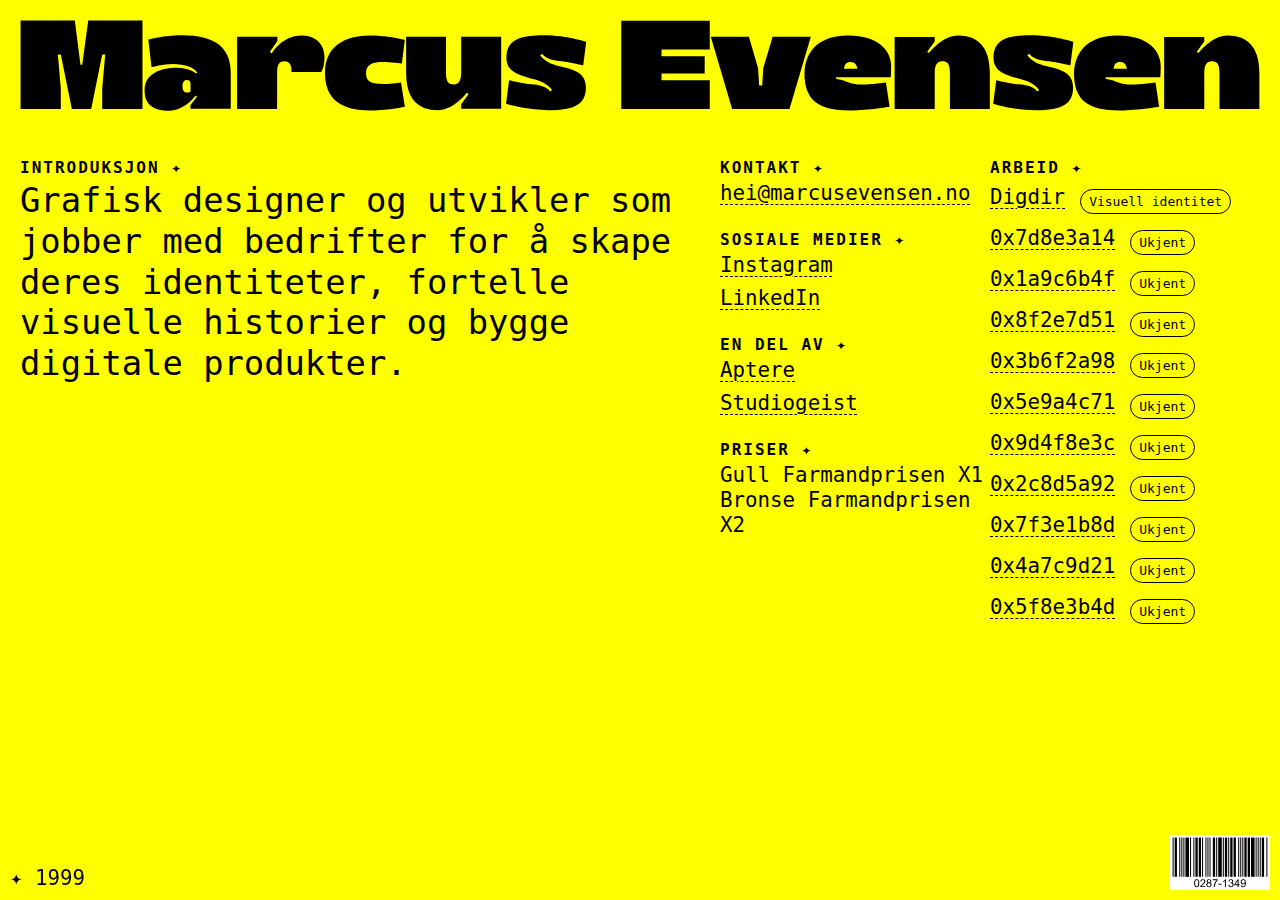
<file: Old/index.html>
<!DOCTYPE html>
<html lang="en">

<head>
    <meta charset="UTF-8">
    <meta name="viewport" content="width=device-width, initial-scale=1.0">
    <title>MARCUS ✦ EVENSEN</title>
    <link rel="stylesheet" href="styles.css">
    <link rel="apple-touch-icon" sizes="180x180" href="apple-touch-icon.png">
    <link rel="icon" type="image/png" sizes="32x32" href="favicon-32x32.png">
    <link rel="icon" type="image/png" sizes="16x16" href="favicon-16x16.png">
    <link rel="manifest" href="site.webmanifest">
</head>

<body>
    <div class="logo-wrapper fade-in-left">
        <a href="https://marcusevensen.no/"></a><img src="assets/Marcus Evensen.svg" alt="Marcus Evensen Logo"></a>
    </div>
    <div class="container">

        <div class="column intro-column fade-in-right">
            <h2>Introduksjon ✦</h2>
            <p class="bio">Grafisk designer og utvikler som jobber med bedrifter for å skape deres
                identiteter, fortelle visuelle historier og bygge digitale produkter.</p>
        </div>
        <div class="column fade-in-right">
            <h2>Kontakt ✦</h2>
            <p><a href="mailto:hei@marcusevensen.no">hei@marcusevensen.no</a></p>
            <h2>SOSIALE MEDIER ✦</h2>
            <p><a href="https://www.instagram.com/marcusaevensen">Instagram</a></p>
            <p><a href="https://www.linkedin.com/in/marcusevensen/">LinkedIn</a></p>
            <h2>EN DEL AV ✦</h2>
            <p><a href="https://aptere.no/">Aptere</a></p>
            <p><a href="https://studiogeist.no/">Studiogeist</a></p>
            <h2>Priser ✦</h2>
            <p>Gull Farmandprisen X1<br>
                Bronse Farmandprisen X2</p>
        </div>

        <div class="column fade-in-right">
            <h2>Arbeid ✦</h2>
            <div class="project">
                <p><a href="/digdir">Digdir</a></p>
                <div class="category">Visuell identitet</div>
            </div>
            <div class="project">
                <p><a href="/">0x7d8e3a14</a></p>
                <div class="category">Ukjent</div>
            </div>
            <div class="project">
                <p><a href="/">0x1a9c6b4f</a></p>
                <div class="category">Ukjent</div>
            </div>
            <div class="project">
                <p><a href="/">0x8f2e7d51</a></p>
                <div class="category">Ukjent</div>
            </div>
            <div class="project">
                <p><a href="/">0x3b6f2a98</a></p>
                <div class="category">Ukjent</div>
            </div>
            <div class="project">
                <p><a href="/">0x5e9a4c71</a></p>
                <div class="category">Ukjent</div>
            </div>
            <div class="project">
                <p><a href="/">0x9d4f8e3c</a></p>
                <div class="category">Ukjent</div>
            </div>
            <div class="project">
                <p><a href="/">0x2c8d5a92</a></p>
                <div class="category">Ukjent</div>
            </div>
            <div class="project">
                <p><a href="/">0x7f3e1b8d</a></p>
                <div class="category">Ukjent</div>
            </div>
            <div class="project">
                <p><a href="/">0x4a7c9d21</a></p>
                <div class="category">Ukjent</div>
            </div>
            <div class="project">
                <p><a href="/">0x5f8e3b4d</a></p>
                <div class="category">Ukjent</div>
            </div>


        </div>
    </div>
    <div class="barcode">
        <img src="assets/BARCODE.svg">
    </div>
    <div class="footer fade-in-left">
        <span>✦ 1999</span>
    </div>
</body>

</html>
</file>
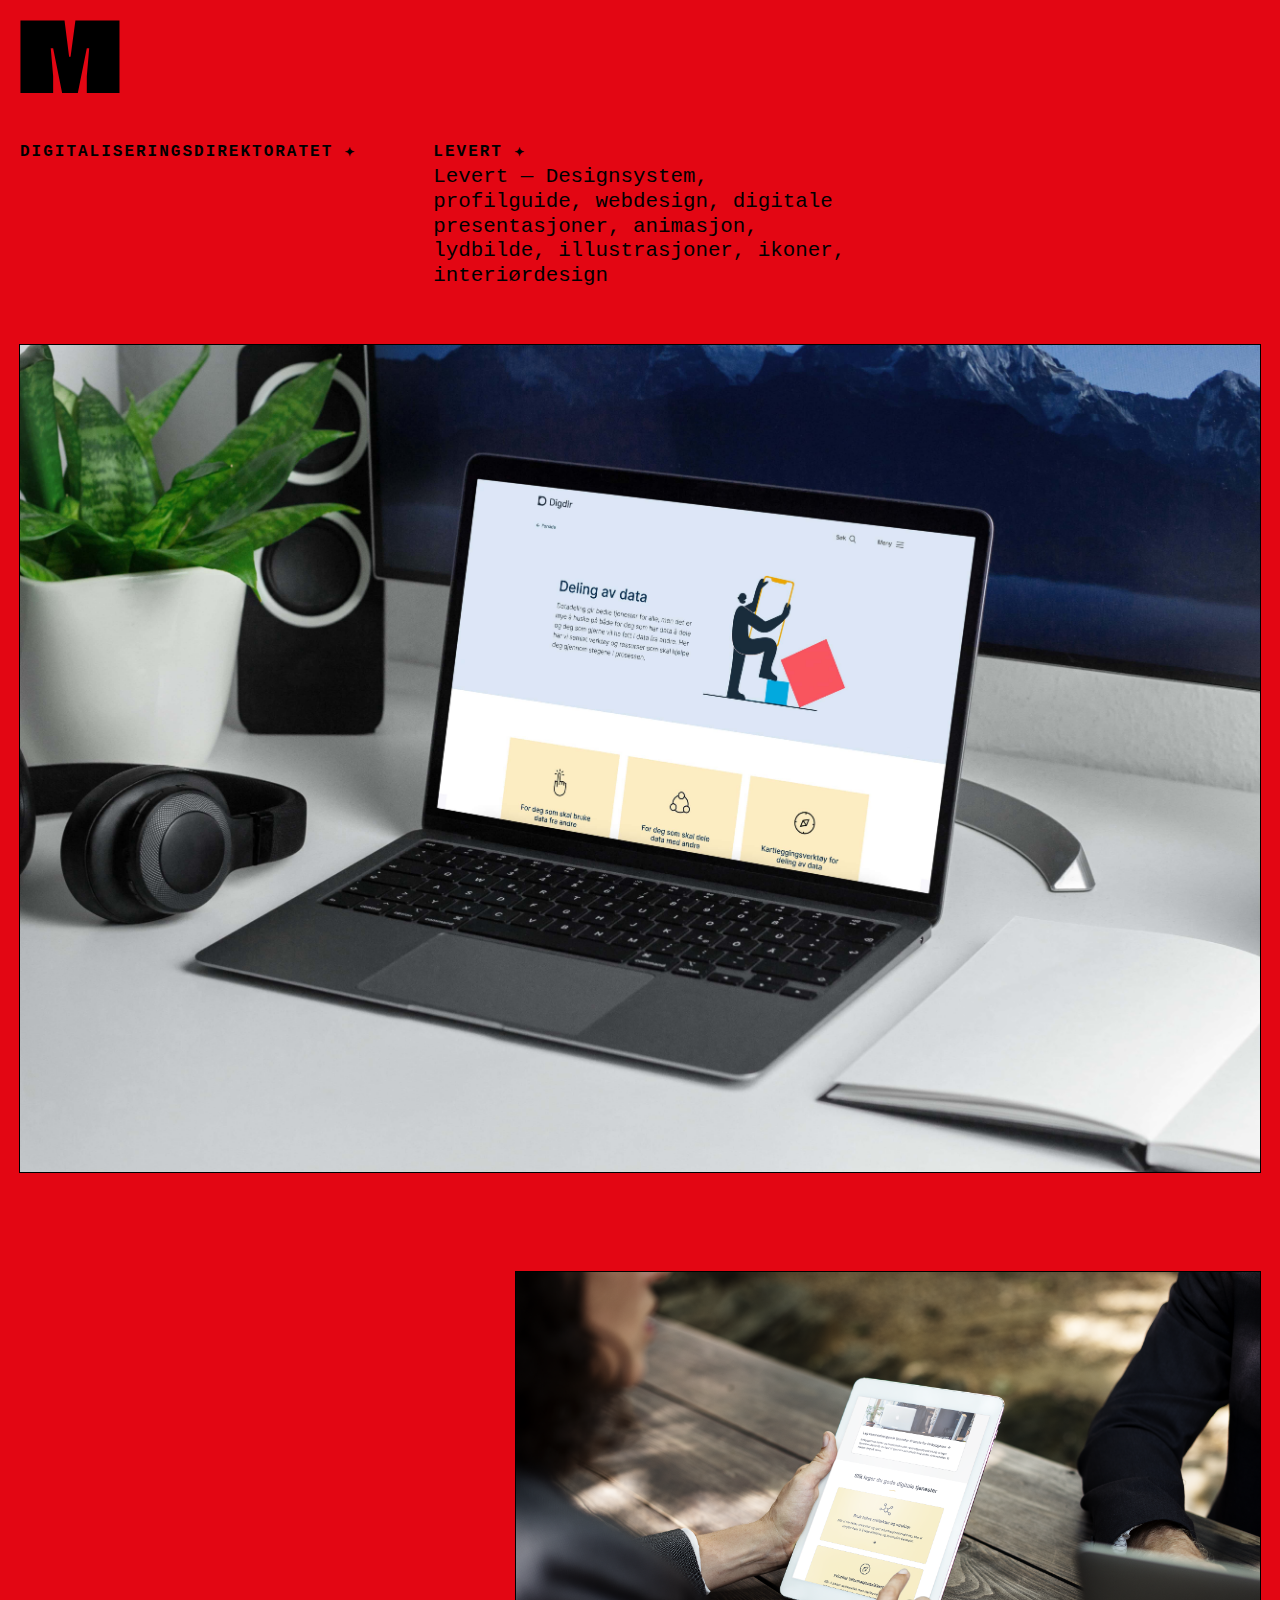
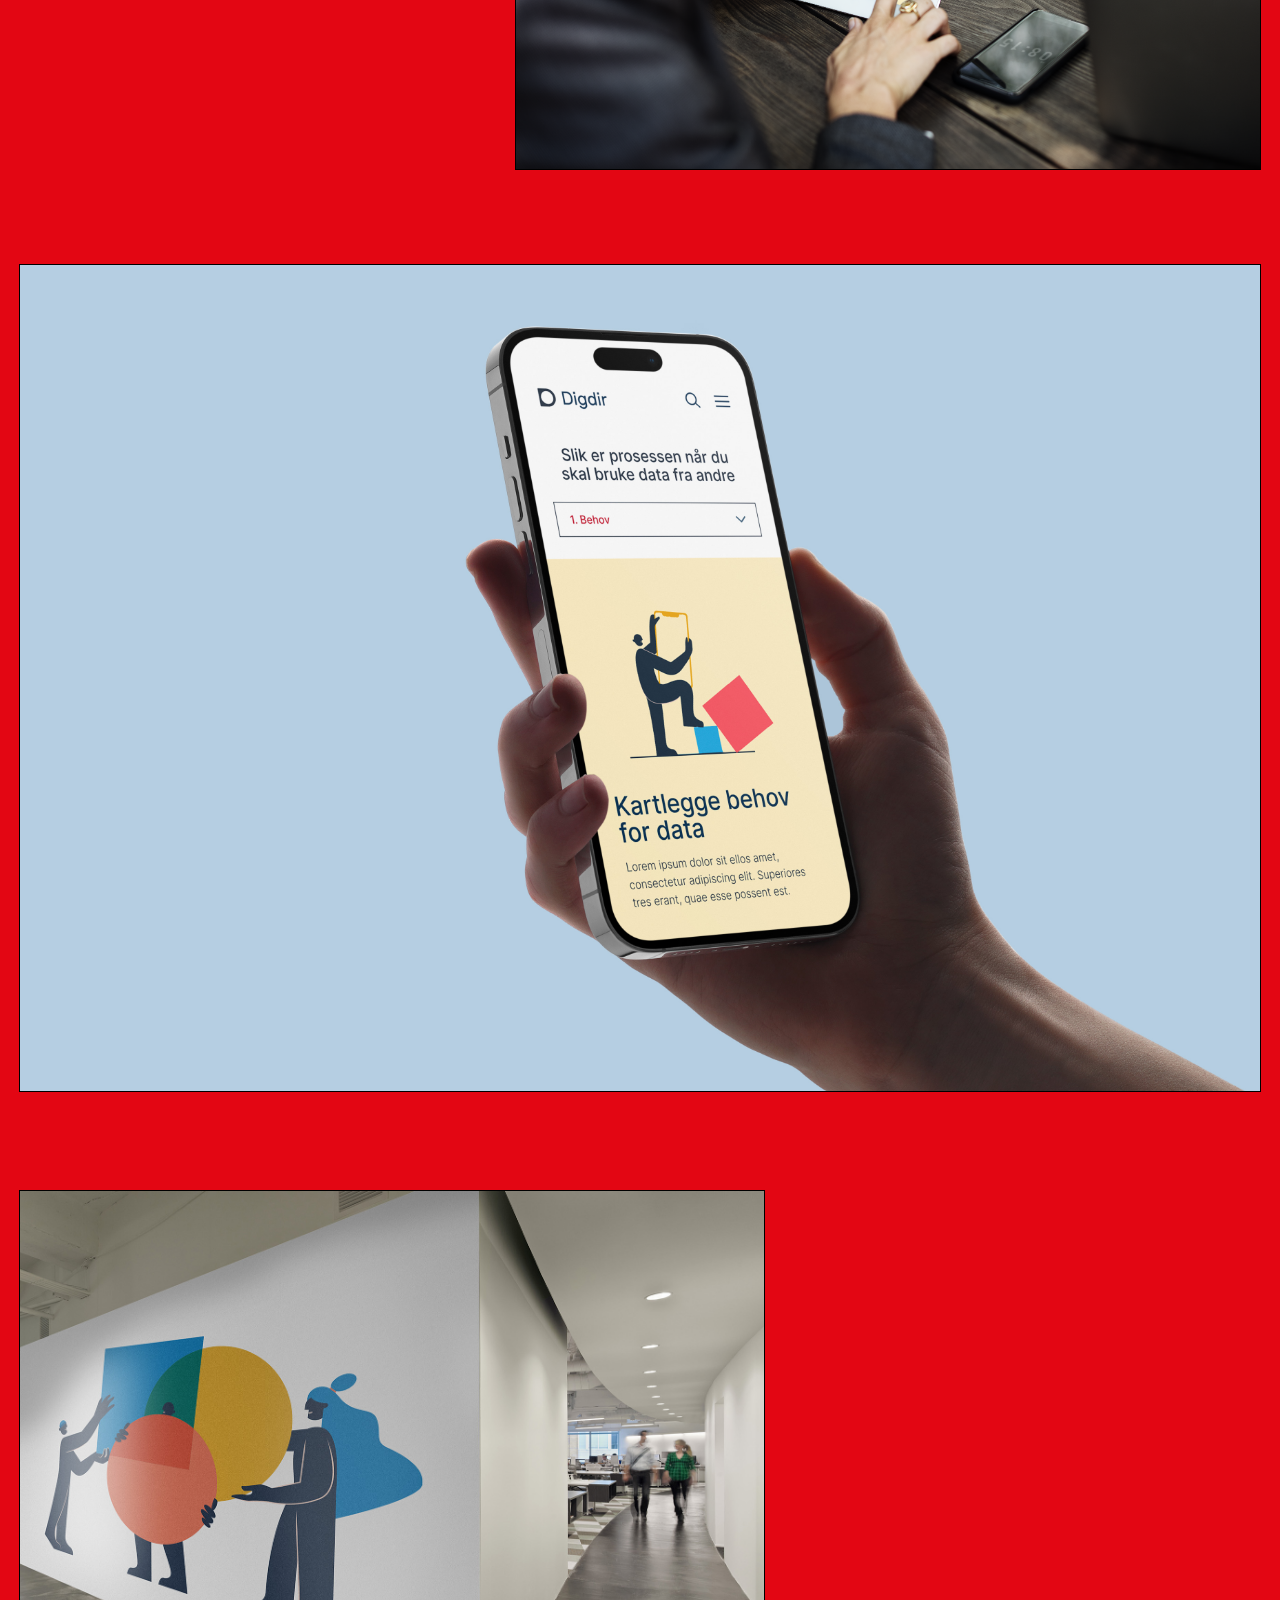
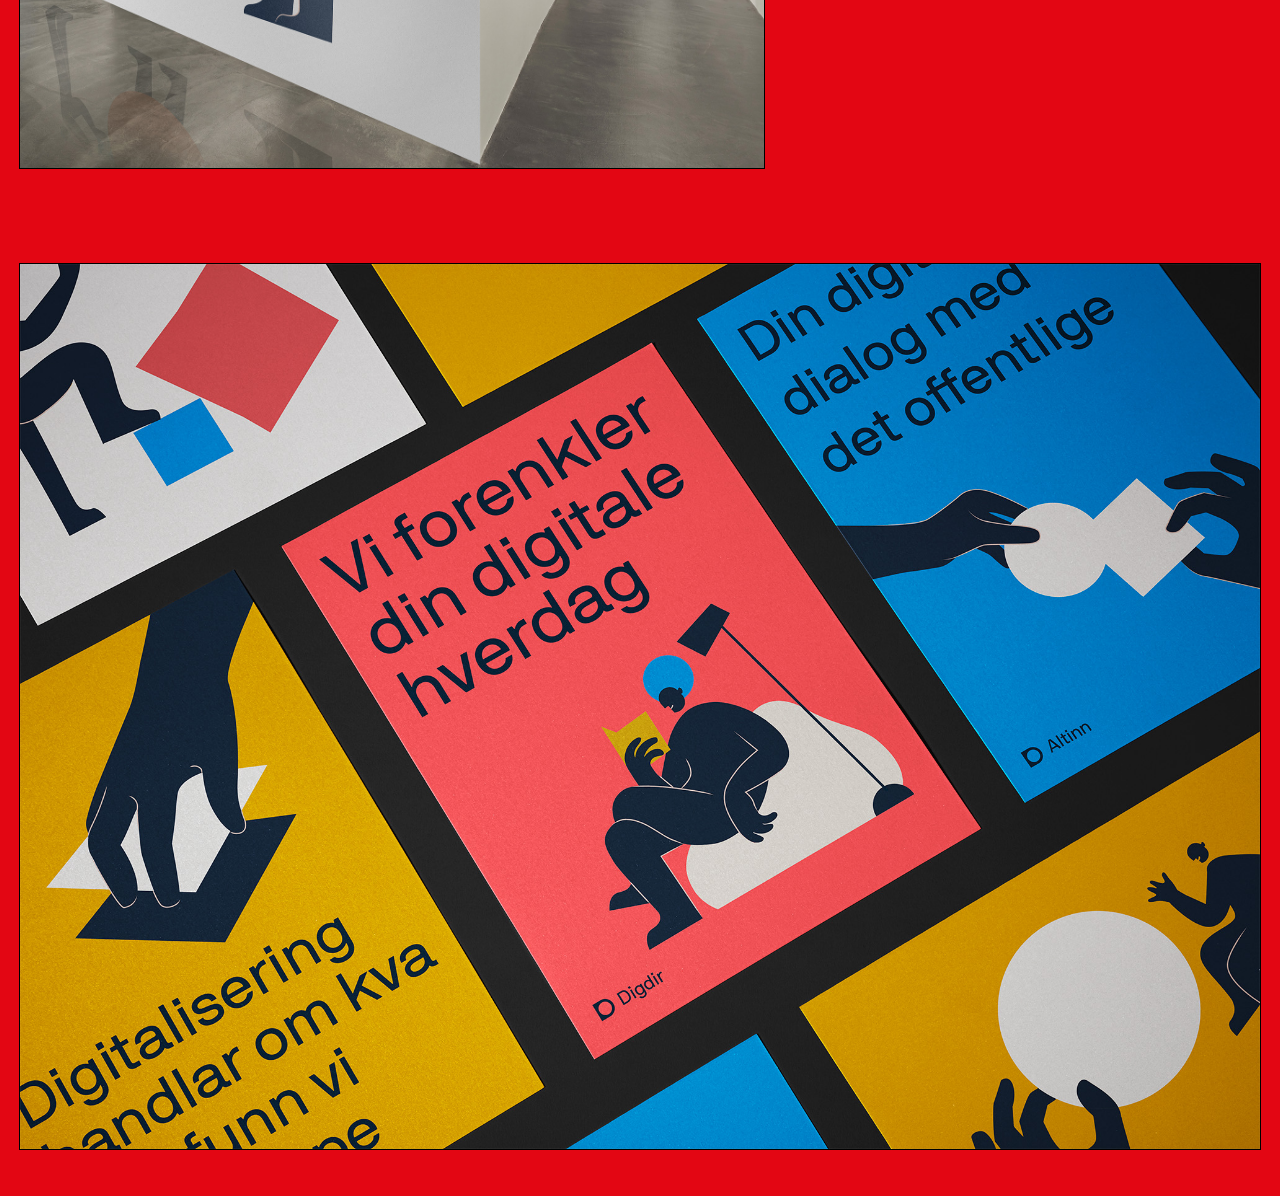
<file: Old/digdir.html>
<!DOCTYPE html>
<html lang="en">

<head>
    <meta charset="UTF-8">
    <meta name="viewport" content="width=device-width, initial-scale=1.0">
    <title>ME ✦ Digdir</title>
    <link rel="stylesheet" href="styles.css">
    <link rel="apple-touch-icon" sizes="180x180" href="./apple-touch-icon.png">
    <link rel="icon" type="image/png" sizes="32x32" href="./favicon-32x32.png">
    <link rel="icon" type="image/png" sizes="16x16" href="./favicon-16x16.png">
    <link rel="manifest" href="./site.webmanifest">
</head>

<body class="digdir">
    <div class="logo-wrapper-single fade-in-left">
        <a href="https://marcusevensen.no/"><img src="assets/M.svg"></a>
    </div>
    <div class="container">
        <div class="column fade-in-right">
            <h2>Digitaliseringsdirektoratet ✦</h2>
        </div>
        <div class="column fade-in-right">
            <h2>Levert ✦</h2>
            <p>Levert — Designsystem, profilguide, webdesign, digitale presentasjoner, animasjon, lydbilde,
                illustrasjoner, ikoner,
                interiørdesign</p>
        </div>
        <div class="column fade-in-right"></div>
    </div>
    <div class="wrapper fade-in-right">
        <img src="assets/digdir/DIGDIR-MOCKUP-01.jpeg">
    </div>

    <div class="wrapper-right">
        <img src="assets/digdir/DIGDIR-MOCKUP-02.webp">
    </div>

    <div class="wrapper">
        <img src="assets/digdir/DIGDIR-MOCKUP-03.jpg">
    </div>

    <div class="wrapper-left">
        <img src="assets/digdir/DIGDIR-MOCKUP-04.jpg">
    </div>

    <div class="wrapper">
        <img src="assets/digdir/DIGDIR-MOCKUP-05.jpg">
    </div>

</body>

</html>
</file>
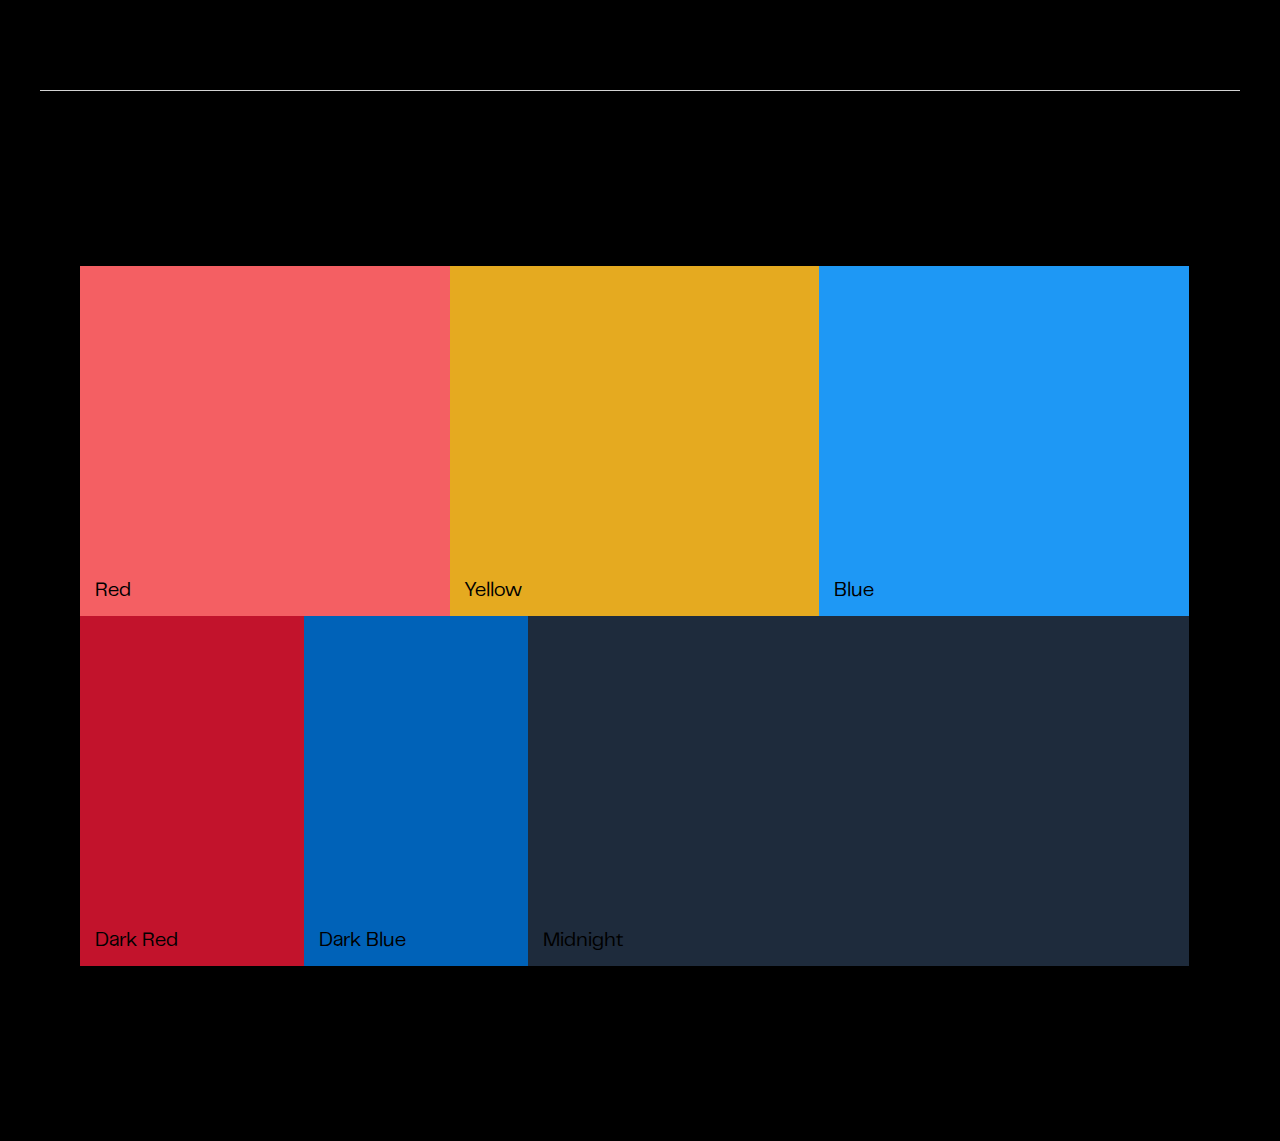
<file: Old/Scrap/digdir.html>
<!DOCTYPE html>
<html>
<head>
<link rel="stylesheet" href="styles.css">
  <link rel="icon" type="image/x-icon" href="favicon.ico">
  <link rel="shortcut icon" href="favicon.ico">
  <link href="https://fonts.googleapis.com/css2?family=Bricolage+Grotesque:opsz,wght@10..48,300;10..48,400&amp;display=swap" rel="stylesheet">
  <link href="https://fonts.googleapis.com/css2?family=Inter&family=Questrial&display=swap" rel="stylesheet">
<div class="header fade-up">
  <h1 id="name"><a href="https://marcusevensen.no/#" onclick="showSection('home')">Marcus Evensen ®</a></h1>
  <nav>
        <a href="#tjenester" onclick="showSection('home', true)">Tjenester</a>
    <a href="#prosjekter" onclick="showSection('home', true)">Prosjekter</a>
    <a href="#" onclick="showSection('kontakt')">Kontakt</a>
  </nav>
</div>
</head>
<body class="digdir-section">
<div id="digdir" class="section digdir-section" style="display: none;">
    <section class="no-top-padding">
        <div class="seksjon-wrapper-notop-padding">
            <div class="innhold-50 fade-up">
                 <h1 class="subtitle-meta-client">Digitaliseringsdirekotratet</h1>
                <h1 class="subtitle-meta">Levert — Designsystem, profilguide, webdesign, digitale presentasjoner, animasjon, lydbilde, illustrasjoner, ikoner, interiørdesign</h1>
                <h1 class="subtitle-meta">Konsept — Digdirs hovedoppgave er å forenkle. Derfor etablerte vi konseptet «det forenklede møtepunktet». Videre støtter konseptet samspillet mellom teknologi og mennesker og sammenhengen mellom norsk offentlig sektor, næringsliv og befolkning. Utgangspunktet for arbeidet er samfunnsoppdraget som regjeringens spydspiss i digitaliseringen av det offentlige Norge og direktoratets visjon og verdier. En stor del av prosjektet gikk ut på å rydde opp i hierarkiet av enheter. Strukturer maler og sikrer konsistent kommunikasjon på alle overflater.</h1>
                
                <h1 class="subtitle-meta">Digdir — Visuell identitet — 2020</h1>
            </div>
        </div>
    </section>
        <section class="no-top-padding">
        <div class="seksjon-wrapper fade-up unset-height mobile-padding-seksjon">
            <div class="innhold-100 center-text-case fade-up">
    <div class="typewriter-wrapper">
     <h1 class="centered-heading digdir-font typewriter-digdir">
    <span id="typewriter">Digitaliseringsdirekt</span>
  </h1>
</div>
</div>
</div>
</section>
        <section class="no-top-padding">
        <div class="seksjon-wrapper fade-up unset-height mobile-padding-seksjon">
            <div class="innhold-100 center-text-case fade-up">
        <img src="images/digdir/LOGO-ANIMATION.gif" class="gif-100">
</div>
</div>
</div>
</section>
    </section>
        <section class="no-top-padding">
        <div class="seksjon-wrapper unset-height mobile-padding-seksjon">
            <div class="innhold-100 center-text-case fade-up">
 <div class="color-wrapper">
  <div class="color-row">
    <div class="color-box large fade-up" style="background-color: #F45F63;">
      <span class="color-name">Red</span>
    </div>
    <div class="color-box large fade-up" style="background-color: #E5AA20;">
      <span class="color-name">Yellow</span>
    </div>
    <div class="color-box large fade-up" style="background-color: #1E98F5;">
      <span class="color-name">Blue</span>
    </div>
  </div>
  <div class="color-row">
    <div class="color-box small fade-up" style="background-color: #C2132C;">
      <span class="color-name">Dark Red</span>
    </div>
    <div class="color-box small fade-up" style="background-color: #0062B8;">
      <span class="color-name">Dark Blue</span>
    </div>
    <div class="color-box large2 fade-up" style="background-color: #1E2B3C;">
      <span class="color-name">Midnight</span>
    </div>
  </div>
</div>
</body>
</div>
</div>
</div>
</section>

  <script src="script.js" type="text/javascript"></script>
  <script>
    // Intersection Observer code
function handleIntersection(entries, observer) {
    entries.forEach((entry) => {
        if (entry.isIntersecting) {
            entry.target.classList.add('visible');
            observer.unobserve(entry.target);
        } else {
            entry.target.classList.remove('visible');
            // Remove the 'visible' class when the element is not in the viewport
        }
    });
}

// Create an Intersection Observer
const observer = new IntersectionObserver(handleIntersection, {
    root: null,
    rootMargin: '0px',
    threshold: 0.2,
});

// Add elements with the "fade-up" class to the observer
const fadeUpElements = document.querySelectorAll('.fade-up');
fadeUpElements.forEach((element) => {
    observer.observe(element);
});
</script>
<script>
document.addEventListener('DOMContentLoaded', function () {
    const projectWrappers = document.querySelectorAll('.case-wrapper');
    const filterButtons = document.querySelectorAll('.filter-tags button');

    filterButtons.forEach(button => {
        button.addEventListener('click', () => {
            const selectedTag = button.getAttribute('data-tag');
            
            // Hide all projects initially
            projectWrappers.forEach(wrapper => {
                wrapper.style.display = 'none';
            });

            // Show projects with the selected data-tag
            projectWrappers.forEach(wrapper => {
                const projectTags = wrapper.getAttribute('data-tags');
                if (projectTags && projectTags.includes(selectedTag)) {
                    wrapper.style.display = 'block';
                }
            });
        });
    });
});
</script>
<script>
function showSection(sectionId, scrollToProsjekter) {
    // Hide all sections
    const sections = document.querySelectorAll('.section');
    sections.forEach(section => {
        section.style.display = 'none';
    });

    // Show the selected section
    const selectedSection = document.getElementById(sectionId);
    selectedSection.style.display = 'block';

    // Update the URL hash fragment
    window.location.hash = sectionId;

    // Check if scrollToProsjekter is true, and scroll to the Prosjekter section within the Home section
    if (scrollToProsjekter && sectionId === 'home') {
        const prosjekterSection = document.getElementById('prosjekter');
        if (prosjekterSection) {
            // Calculate the position of the Prosjekter section relative to the viewport
            const offset = prosjekterSection.getBoundingClientRect().top;

            // Scroll to the Prosjekter section manually
            window.scrollTo({
                top: window.scrollY + offset,
                behavior: 'smooth',
            });
        }
    }
}

</script>
<script>
    window.addEventListener('DOMContentLoaded', function () {
  const nameElement = document.getElementById('name');
  
  function updateNameDisplay() {
    if (window.innerWidth <= 1024) {
      nameElement.style.display = 'none';
      // Create and append a new <h1> element with "ME" if it doesn't exist
      if (!document.getElementById('initials')) {
        const initialsElement = document.createElement('h1');
        initialsElement.id = 'initials';
        initialsElement.textContent = 'ME';
        nameElement.parentNode.insertBefore(initialsElement, nameElement);
      }
      // Update the URL hash fragment to link to the home section
      window.location.hash = 'home';
    } else {
      // Remove the "ME" element and display the full name
      const initialsElement = document.getElementById('initials');
      if (initialsElement) {
        nameElement.style.display = 'block';
        initialsElement.parentNode.removeChild(initialsElement);
      }
      // Remove the URL hash fragment
      window.location.hash = '';
    }
  }

  // Check the initial screen width
  updateNameDisplay();
  
  // Add an event listener for screen width changes
  window.addEventListener('resize', updateNameDisplay);
});
</script>
<script>
document.addEventListener('DOMContentLoaded', function () {
    const projectWrappers = document.querySelectorAll('.case-wrapper');
    const filterButtons = document.querySelectorAll('.filter-tags button');

    filterButtons.forEach(button => {
        button.addEventListener('click', () => {
            const selectedTag = button.getAttribute('data-tag');
            const isAlreadySelected = button.classList.contains('selected');

            // Remove the 'selected' class from all buttons
            filterButtons.forEach(btn => {
                btn.classList.remove('selected');
            });

            // Show all projects when "Show All" is clicked or the button is already selected
            if (selectedTag === 'all' || isAlreadySelected) {
                projectWrappers.forEach(wrapper => {
                    wrapper.style.display = 'block';
                });
            } else {
                // Add the 'selected' class to the clicked button
                button.classList.add('selected');

                // Hide all projects initially
                projectWrappers.forEach(wrapper => {
                    wrapper.style.display = 'none';
                });

                // Show projects with the selected data-tag
                projectWrappers.forEach(wrapper => {
                    const projectTags = wrapper.getAttribute('data-tags');
                    if (projectTags && projectTags.includes(selectedTag)) {
                        wrapper.style.display = 'block';
                    }
                });
            }
        });
    });
});

</script>
 <script>
    // JavaScript to create the typewriter effect and change the text
    const textElement = document.getElementById('typewriter');
    const name1 = "Digitaliseringsdirektoratet";
    const name2 = "Digdir";
    let isDeleting = false;
    let nameIndex = 0;
    let charIndex = 0;
    let typingSpeed = 80;

    textElement.textContent = ''; // Initialize with an empty string

    function type() {
      const name = (nameIndex === 0) ? name1 : name2;
      const currentText = name.substring(0, charIndex + 1);

      textElement.textContent = currentText;

      if (isDeleting) {
        charIndex--;

        if (charIndex >= 0) {
          setTimeout(type, typingSpeed);
        } else {
          isDeleting = false;
          nameIndex = (nameIndex + 1) % 2;
          setTimeout(type, typingSpeed);
        }
      } else {
        charIndex++;

        if (charIndex <= name.length) {
          setTimeout(type, typingSpeed);
        } else {
          isDeleting = true;
          if (nameIndex === 0) {
            setTimeout(type, 1000);
          } else {
            setTimeout(reset, 3000);
          }
        }
      }
    }

    function reset() {
      textElement.textContent = '';
      charIndex = 0;
      isDeleting = false;
      nameIndex = 0;
      setTimeout(type, 0);
    }

    setTimeout(type, 1000);
  </script>
  </body>
</html>
</file>
<file: Old/styles.css>
:root {
  --brandfont: "BRAND";
  --brandfarge: yellow;
  --brandfarge2: #e30613;
}

@font-face {
  font-family: "BRAND";
  src: url("assets/BionixFat-vnmEM.woff") format("woff");
  /* Add more src lines if you have different font file formats */
}

body {
  background-color: var(--brandfarge);
  font-family: monospace;
  padding: 0;
  margin: 20px;
  overflow: hidden;
  max-height: 100vh;
}

.digdir {
  background-color: var(--brandfarge2);
  overflow-y: visible;
  min-height: 100vh;
}

h2 {
  font-weight: 800 !important;
  font-size: 16px;
  letter-spacing: 2px;
  margin-top: 24px !important;
  margin-bottom: 4px;
  text-transform: uppercase;
}

.logo-wrapper img {
  width: 100%;
  margin-bottom: 20px;
}

.logo-wrapper-single img {
  width: 100px;
  margin-bottom: 20px;
}

.logo-wrapper-single a:before {
  content: "";
}

.container {
  display: flex;
  flex-wrap: wrap;
  justify-content: space-around;
  padding: 0px;
}

.column {
  flex: 1;
  min-width: 200px; /* Ensures columns don't get too narrow */
}

.column h2 {
  margin-top: 0;
}

a {
  text-decoration-style: dashed;
  text-decoration-thickness: 1px;
  text-underline-offset: 4px;
  color: inherit;
  transition: 0.4s;
  position: relative; /* Necessary for the pseudo-element positioning */
}

a:hover {
  color: blue;
}

a:before {
  content: "→";
  display: inline-block;
  transform: scale(0);
  transition: transform 0.3s ease;
  position: absolute;
  left: -1.2em; /* Adjust this value to position the arrow as needed */
}
a:hover:before {
  transform: scale(1.5);
  transition: transform 0.3s ease;
}

a:active:before {
  margin-left: 10px;
  transition: 0.3s ease;
}

p {
  padding: 0;
  margin-bottom: 8px !important;
  margin: 0;
  font-size: 1.6em;
  line-height: 1.2em;
}

span {
  font-size: 1.6em;
}

.bio {
  font-size: 2.6em;
  line-height: 1.2em;
}

.project {
  display: flex;
  align-items: center;
  gap: 16px;
  margin-top: 8px;
}

.category {
  outline: 1px solid black;
  padding: 4px 8px;
  border-radius: 400px;
}

.fade-in-left {
  -webkit-animation: fade-in-left 0.6s cubic-bezier(0.39, 0.575, 0.565, 1) both;
  animation: fade-in-left 0.6s cubic-bezier(0.39, 0.575, 0.565, 1) both;
}

@-webkit-keyframes fade-in-left {
  0% {
    -webkit-transform: translateX(-50px);
    transform: translateX(-50px);
    opacity: 0;
  }
  100% {
    -webkit-transform: translateX(0);
    transform: translateX(0);
    opacity: 1;
  }
}
@keyframes fade-in-left {
  0% {
    -webkit-transform: translateX(-50px);
    transform: translateX(-50px);
    opacity: 0;
  }
  100% {
    -webkit-transform: translateX(0);
    transform: translateX(0);
    opacity: 1;
  }
}

.fade-in-right {
  -webkit-animation: fade-in-right 1s cubic-bezier(0.39, 0.575, 0.565, 1) 0.5s
    both;
  animation: fade-in-right 1s cubic-bezier(0.39, 0.575, 0.565, 1) 0.5s both;
}

@-webkit-keyframes fade-in-right {
  0% {
    -webkit-transform: translateX(50px);
    transform: translateX(50px);
    opacity: 0;
  }
  100% {
    -webkit-transform: translateX(0);
    transform: translateX(0);
    opacity: 1;
  }
}
@keyframes fade-in-right {
  0% {
    -webkit-transform: translateX(50px);
    transform: translateX(50px);
    opacity: 0;
  }
  100% {
    -webkit-transform: translateX(0);
    transform: translateX(0);
    opacity: 1;
  }
}

.barcode img {
  position: fixed;
  right: 10px;
  bottom: 10px;
  cursor: none;
  width: 100px;
  transition: 0.6s ease;
}

.footer {
  position: fixed;
  left: 10px;
  bottom: 10px;
  cursor: none;
  width: 150px;
  transition: 0.6s ease;
  padding: 0;
  margin: 0;
}

.barcode img:hover {
  rotate: 7deg;
}

* {
  cursor: url("assets/cursor.svg") 0 0, auto !important;
  transition: transform 0.3s ease, mix-blend-mode 0.3s ease;
}

.logo-wrapper img:hover {
  opacity: 0.5;
  transition: 0.5s ease-in-out;
}

.logo-wrapper img {
  transition: 0.5s ease-in-out;
}

.logo-wrapper-single img:hover {
  opacity: 0.5;
  transition: 0.5s ease-in-out;
}

.logo-wrapper-single img {
  transition: 0.5s ease-in-out;
}

.wrapper {
  width: 100%;
}

.wrapper img {
  width: 100%;
  margin-top: 48px;
  margin-bottom: 48px;
  outline: 1px solid black;
}

.wrapper-right {
  display: flex;
  justify-content: flex-end;
}

.wrapper-right img {
  width: 60%;
  text-align: right;
  margin-top: 48px;
  margin-bottom: 48px;
  outline: 1px solid black;
}

.wrapper-left {
  display: flex;
  justify-content: flex-start;
}

.wrapper-left img {
  width: 60%;
  text-align: right;
  margin-top: 48px;
  margin-bottom: 48px;
  outline: 1px solid black;
}

.intro-column {
  min-width: 700px!important;
}


@media (max-width: 1200px) {
  .wrapper img {
    margin-top: 24px;
    margin-bottom: 24px;
  }

  .intro-column {
    min-width: unset!important;
  }
  

  .column {
    flex: 1 1 50%;
    min-width: auto;
  }

  body {
    overflow-y: visible;
  }

  .fade-in-right {
    -webkit-animation: fade-in-right 0.8s cubic-bezier(0.39, 0.575, 0.565, 1)
      0.3s both;
    animation: fade-in-right 0.8s cubic-bezier(0.39, 0.575, 0.565, 1) 0.3s both;
  }

  .footer {
    display: none;
  }

  p a {
    font-size: 18px !important;
  }
}

@media (max-width: 768px) {
  .column {
    flex: 1 1 100%;
    min-width: auto;
  }

  h2 {
    font-size: 14px; /* Smaller font size for smaller screens */
    letter-spacing: 1px; /* Reduced letter spacing */
  }

  p {
    font-size: 18px; /* Smaller font size for paragraphs */
    line-height: 20px;
  }

  .barcode img {
    width: 100px; /* Adjusted for smaller screens */
  }

  .wrapper img {
    margin-top: 16px;
    margin-bottom: 16px;
  }
}

@media (max-width: 480px) {
  body {
    margin: 10px; /* Reduced margin for very small screens */
  }

  .container {
    padding: 0 5px;
  }

  h2 {
    font-size: 12px; /* Even smaller font size for very small screens */
    letter-spacing: 0.5px; /* Further reduced letter spacing */
  }

  p {
    font-size: 16px; /* Smaller font size for paragraphs */
    line-height: 18px;
  }

  .barcode img {
    width: 80px; /* Further adjusted for very small screens */
  }
}
</file>
<file: Old/Scrap/styles.css>
:root {
    --black: #121211;
    --white: #ffffff;
    --blue: #0079FF;
    --brandfont: 'PPRadio';
    --green: #98fa00;
    --darkgrey: #191919;
    --bakgrunn: white;
}

@font-face {
  font-family: 'PPRadio';
  src: url('fonts/PPTelegraf-Regular.woff') format('woff');
  /* Add more src lines if you have different font file formats */
}

@font-face {
  font-family: 'HelveticaNow';
  src: url('fonts/HelveticaNowDisplay-Regular.woff') format('woff');
  /* Add more src lines if you have different font file formats */
}

@import url('https://fonts.googleapis.com/css2?family=Urbanist:wght@200&display=block');
@import url('https://fonts.googleapis.com/css2?family=Inter&display=block');
@import url('https://fonts.googleapis.com/css2?family=Poppins:wght@200&display=block');
  @import url('https://fonts.googleapis.com/css2?family=Climate+Crisis&display=block');


@font-face {
  font-family: 'NeuePower';
  src: url('fonts/NeuePower-Regular.woff') format('woff');
  font-weight: 300;
}


.small-padding {
height: 70vh!important;
}

.meta-wrapper p {
            font-size: 36px!important;
line-height: 60px!important;
            text-decoration: none!important;
}

@media (max-width: 1050px) {
.meta-wrapper p {
            font-size: 28px!important;
line-height: 48px!important;
            text-decoration: none!important;
}
}

/* Hide the scrollbar for all elements */
body::-webkit-scrollbar {
  display: none; /* For Chrome, Safari, and newer versions of Edge */
}

/* Optional: If you want to hide the scrollbar on Firefox */
body {
  scrollbar-width: none;
}

/* Add the following style to enable scrolling behavior */
body {
  overflow: auto;
}


html {
  scroll-behavior: smooth;
}

* {
font-family: var(--brandfont)!important;
font-weight: 300!important;
text-underline-offset: 5px;
letter-spacing: 0px;
text-decoration-thickness: 2px;
}

a {
text-underline-offset: 5px!important;
    text-decoration-color: black;
    text-decoration-thickness: 2px;
}


p a {
text-decoration: none!important;
}


.gallery-item-wrapper:hover {
transition: 0.6s;
text-decoration: underline;
}

.gallery-item-wrapper:hover img {
opacity: 0.5;
transition: 0.6s;
}

.gallery-item-wrapper img {
transition: 0.6s;
}

.section-contents-wrapper {
padding-left: 15px!important;
padding-right: 15px!important;
margin: 0!important;
}

.text-row-contents {
padding-left: 0px!important;
padding-right: 0px!important;
}

.column-item-wrapper {
width: 100%;
}

.meta-wrapper {
    display: flex;
    box-sizing: border-box;
    flex-direction: row;
  overflow-x: hidden;
}

.meta-column-25 {
min-width: 15vw;
    margin-left: 70px;
  overflow-x: hidden;
}

.meta-column-50 {
        min-width: 37vw;
 max-width: 37vw;
  overflow-x: hidden;
}

.meta-column-75 {
        min-width: 50vw;
 max-width: 50vw;
  overflow-x: hidden;
}

.meta-column h4,
.meta-column h2 {
    text-align: left;
}

::selection {
     background-color: var(--darkgrey);
     color: var(--white);
}

::-moz-selection {
     background-color: var(--darkgrey);
     color: var(--white);
}

@media (max-width: 1050px) {
    .meta-wrapper {
        display: flex;
        flex-direction: column;
    }

    .meta-column-50 {
        min-width: 100vw;
        max-width: 100vw;
    }

    .meta-column-25 {
        min-width: 50vw;
        margin-left: 0;
    }

.meta-column-75 {
    min-width: 90vw;
    max-width: 90vw;
}
    }

/* Reset some default styles */
* {
    margin: 0;
    padding: 0;
    text-decoration-color: var(--green);
    box-sizing: border-box;
}

a {
    text-decoration: none;
    color: black;
}

.tjenestelenker a {
    padding-left: 0px;
    transition: padding-left 0.5s ease;
    position: relative;
}

.tjenestelenker a:hover {
    padding-left: 30px;
    transition: padding-left 0.5s ease;
    text-decoration: none !important;
}

.tjenestelenker a:before {
    content: "\27F6";
    display: inline-block;
    opacity: 0;
    transform: translateX(-10px); /* Slide in from the left */
    transition: opacity 0.3s ease, transform 0.3s ease; /* Smoothly transition opacity and transform */
    margin-right: 5px;
}

.tjenestelenker a:hover:before {
    opacity: 1; /* Fade in */
    transform: translateX(0); /* Reset transform for hover state */
}


.image-caption {
    font-size: max(1.4vw, 20px);
    line-height: 1.4285714286;
}


/* Scrollbar styles */
body::-webkit-scrollbar {
    display: none; /* For Chrome, Safari, and newer versions of Edge */
}

/* Global styles */
body {
    font-family: var(--brandfont), sans-serif;
  background: var(--bakgrunn);
  color: black;
}

/*
h1, h2, p {
    font-weight: 400;
    font-size: max(4vw, 40px);
    line-height: 1.046875;
}
*/

h1 {
margin-bottom: 0;
}

h1.subtitle {
    font-size: max(1.4vw, 20px);
    line-height: 1.4285714286;
}

.subtitle-double {
    font-size: 3vw;
}

@media only screen and (max-width: 1024px) {
h1.subtitle {
font-size: max(5.3333333333vw, 20px);
}

.image-caption {
    font-size: 42px;
}
/*
.header a, .header-text {
    font-size: 42px!important;
    line-height: 60px!important;
}
*/

h1 {
font-size: max(10.1333333333vw, 38px)
}

img {
    border-radius: 0px;
}
    }

nav.nav-wrapper {
    width: 25%;
    display: flex;
    align-items: flex-end;
}

nav {
display: flex;
    gap: 40px;
    flex-direction: row;
}
/*
.header a, .header-text {
    font-size: max(1.4vw, 20px);
    line-height: 1.4285714286;
}
*/

.header-text {
    width: 25%;
}


.profile-img {
    border-radius: 0px;
    height: 350px;
    width: 350px;
    object-fit: cover;
}

.flex-layout {
    justify-content: space-between;
}

/* Meta column styles */
.meta-wrapper-front, .meta-wrapper {
    display: flex;
    flex-direction: row;
}

.meta-wrapper-front {
width: 100%;
}

.meta-column-front-50 {
    min-width: 25%;
    max-width: 25%;
}

.meta-column-front-60 {
    min-width: 50%;
    max-width: 50%;
}

.meta-column-front-75 {
    min-width: 75%;
}

/* Fade-up animation */
.fade-up {
    opacity: 0;
    transform: translateY(100px);
    transition: opacity 1s, transform 1s ease-in-out;
}

.fade-up.fade-up-visible {
    opacity: 1;
    transform: translateY(0);
}



/* Section padding */
section {
    min-height: 50vh;
}

@media only screen and (max-width: 1024px) {
section {
    min-height: unset;
}
    }

.no-top-padding {
    padding-top: 0;
}

/* Image section styles */
.image-section {
    width: 100%;
    display: flex;
    flex-wrap: wrap;
    flex-basis: 50%;
    gap: 20px;
}

.image-section img {
    width: 100%;
    height: auto;
    margin-bottom: 5px;
    opacity: 0;
    transform: translateY(50px);
    transition: opacity 1s, transform 1s;
}

.image-section img.fade-up-visible {
    opacity: 1;
    transform: translateY(0);
}

.image-section img:hover {
    transition: opacity 0.6s, transform 0.6s;
}

.case-wrapper {
    /*
    width: calc(50% - 20px);
    */
    width: 100%;
            transition: 0.5s;
            padding-bottom: 20px;
}

.case-wrapper img {
    border-radius: 0px;
    filter: brightness(90%);
    width: 100%;
            transition: 0.5s;
}

.case-wrapper:hover .image-caption {
    text-decoration-color: var(--green);
}

.case-wrapper:hover img {
        filter: brightness(50%);
        transition: 0.5s;
}


/* CSS for the fade-up animation */
.fade-up {
    opacity: 0;
    transform: translateY(20px);
    transition: opacity 1s ease, transform 1s ease;
}

.fade-up.visible {
    opacity: 1;
    transform: translateY(0);
}


    .seksjon-wrapper.column-case {
    flex-direction: row;
    }

        .innhold-50 {
            width: 50%;
        }
                .innhold-100 {
            width: 100%;
            display: inline-flex;
            gap: 20px;
            flex-wrap: wrap;
        }

                .innhold-25 {
            width: 25%;
        }
                        .innhold-75 {
            width: 75%;
        }
.profilbilde {
    display: flex;
    align-items: center;
}

main a.case-wrapper a:before {
    content: none;
}

@media only screen and (max-width: 1024px) {
.seksjon-wrapper {
    display: flex;
    flex-direction: column!important;
    padding-top: 0vh!important;
    padding-bottom: 10vh!important;
    padding-left: 20px!important;
    padding-right: 20px!important;
    height: unset!important;
    gap: 50px!important;
}
.innhold-75 {
    width: 100%;
}
.innhold-50 {
    width: 100%;
}
.innhold-25 {
    width: 100%;
}
.tjenestelenker a:before {
    content: none;
}
.tjenestelenker a {
    padding-left: 0;
}
.tjenestelenker a:hover {
    padding-left: 0;
}
.header {
    padding-bottom: 5vh;
}
  #name {
    display: none;
  }
h1#initials {
margin: 0;
}
}
.filter-tags button {
    text-transform: none;
    padding: 10px;
    padding-left: 20px;
    padding-right: 20px;
    border-radius: 500px;
    background-color: transparent;
    color: black;
    border: none;
transition: 0.3s;
outline: 1px solid black;
    font-size: 24px;
}

.filter-tags {
    display: inline-flex;
    flex-direction: column;
    gap: 10px;
    position: sticky;
    top: 80px;
    flex-wrap: wrap;
}


.filter-tags button:hover {
    background-color: rgb(65 65 65 / 30%);
transition: 0.5s;
cursor: pointer;
}

button.active.active-tag {
  outline: 1px solid black;
    background-color: rgb(65 65 65 / 50%);
  transition: outline 0s; /* Set the transition for outline to 0s */
}


@media only screen and (max-width: 1024px) {
    .filter-tags button {
    font-size: 24px!important;
    line-height: 36px!important;
        margin-bottom: 5px;
margin-top: 5px;
padding: 10px;
}
.filter-tags {
        flex-direction: row;
    }
}

.filter-tags button.selected {
  outline: 2px solid black;
      background-color: rgb(65 65 65 / 30%);
transition: outline 0s; /* Set the transition for outline to 0s */
}

.black-section {
  background: #191919;
  color: black;
}

.green-section {
  background-color: var(--green)!important;
  color: var(--black)!important;
}

.seksjon-wrapper {
display: flex;
flex-direction: row;
padding-top: 15vh;
padding-bottom: 15vh;
padding-left: 40px;
padding-right: 40px;
    }


    .frontpage-seksjon-wrapper {
        display: flex;
        flex-direction: row;
        padding-bottom: 15vh;
        padding-left: 40px;
        padding-right: 40px;
            }

    html, body, section {
  block-size: 100%;
}


.seksjon-wrapper-notop-padding {
display: flex;
flex-direction: row;
padding-top: 0vh!important;
padding-bottom: 15vh!important;
padding-left: 20px!important;
padding-right: 20px!important;
    }

    .header {
    display: flex;
    align-content: flex-start;
    align-items: center;
padding-top: 30px;
padding-bottom: 30px;
margin-left: 40px;
margin-right: 40px;
    background-color: inherit;
    z-index: 1;
    border-bottom: 1px solid lightgrey;
    justify-content: space-between;
}

.header a {
    font-size: 24px;
}

.header nav a:hover, a:hover {
    text-decoration: underline;
    text-decoration-color: black;
    text-decoration-thickness: 1px;
}

.ticker-wrap {
  bottom: 0;
    left: 0;
  width: 100%;
  overflow: hidden;
  height: 4rem;
  background-color: var(--green);
  box-sizing: content-box;
  outline: 1px solid black;
}
.ticker-wrap .ticker {
  display: inline-block;
  height: 4rem;
  line-height: 4rem;
  white-space: nowrap;
  box-sizing: content-box;
  -webkit-animation-iteration-count: infinite;
  animation-iteration-count: infinite;
  -webkit-animation-timing-function: linear;
  animation-timing-function: linear;
  -webkit-animation-name: ticker;
  animation-name: ticker;
  -webkit-animation-duration: 100s;
  animation-duration: 100s;
}
.ticker-wrap .ticker__item {
  display: inline-block;
  font-size: 2rem;
  color: var(--black);
}
@-webkit-keyframes ticker {
  0% {
    -webkit-transform: translate3d(0, 0, 0);
    transform: translate3d(0, 0, 0);
    visibility: visible;
  }
  100% {
    -webkit-transform: translate3d(-100%, 0, 0);
    transform: translate3d(-100%, 0, 0);
  }
}
@keyframes ticker {
  0% {
    -webkit-transform: translate3d(0, 0, 0);
    transform: translate3d(0, 0, 0);
    visibility: visible;
  }
  100% {
    -webkit-transform: translate3d(-100%, 0, 0);
    transform: translate3d(-100%, 0, 0);
  }
}

.footer {
    padding: 40px;
    min-height: 5vh;
    display: flex;
    flex-direction: row;
    color: black;
    background: var(--bakgrunn);
}

.footer a {
    color: black;
}

@media only screen and (max-width: 1024px) {
.footer {
flex-direction: column;
gap: 50px;
}
.header-text {
    display: none;
}
.contact-portrait {
    width: 100%;
}
}

.footer h1.subtitle {
    font-size: 16px;
    text-underline-offset: 4px!important;
}

.footer a {
    text-underline-offset: 4px!important;
}

@media only screen and (max-width: 1024px) {
.footer h1.subtitle {
font-size: 32px;
}
.innhold-25-right {
        justify-content: flex-start!important;
}
}

.innhold-25-right {
    text-align: right!important;
    display: flex;
    justify-content: flex-end;
    align-items: flex-start;
    width: 50%;
}

h1.subtitle-meta {
    font-size: 20px;
    line-height: 28px;
    font-weight: 300!important;
    padding-bottom: 30px;
}

h1.subtitle-meta-client {
    font-size: 48px;
    line-height: 56px;
    font-weight: 300!important;
    padding-bottom: 50px;
}

.centered-heading {
    align-items: center;
}

.typewriter-wrapper {
    display: flex;
    align-items: center;
}

.center-text-case {
    width: 100%;
    display: inline-flex;
    gap: 20px;
    flex-wrap: wrap;
    justify-content: center;
    padding: 40px;
}

.unset-height {
height: unset;
}

  .color-wrapper {
    width: 100%;
  }
  .color-box {
    width: 33%;
    height: 350px;
    float: left;
    margin: 0;
    position: relative;
  }
  .color-box.small {
    width: 20%;
    height: 350px;
  }
  .color-box.large2 {
    width: 59%;
    height: 350px;
  }
  .color-row {
    margin: 0;
    padding: 0;
    font-size: 0;
  }
  .color-name {
    position: absolute;
    bottom: 15px;
    left: 15px;
    color: black;
    font-size: 20px;
    font-weight: bold;
  }
  @media screen and (max-width: 1024px) {
    .color-box {
      height: 250px;
    }
    .color-box.small {
      height: 250px;
    }
    .color-box.large2 {
      height: 250px;
    }
  .color-name {
    font-size: 24px;
bottom: 5px;
left: 5px;
  }
  }

.digdir-font * {
    font-family: Inter, sans-serif!important;
    font-weight: 400!important;
}

.digdir-section {
    background-color: black;
    color: black;
}

  @media screen and (max-width: 1024px) {
.typewriter-digdir {
    font-size: 64px;
}
}   

.gif-100 {
    width: 100%;
    object-fit: contain;
}

.padding-top-0 {
    padding-top: 0vh!important;
}

.padding-top-10 {
    padding-top: 5vh!important;
}

.email-button p {
    text-transform: none;
    padding: 10px;
    margin-right: 10px;
    padding-right: 20px;
    padding-left: 20px;
    border-radius: 0px;
    background-color: transparent;
    color: black;
    border: none;
transition: 0.3s;
outline: 1px solid black;
    font-size: max(0.8vw, 20px);
    line-height: 1.4285714286;
}

.email-button p:hover {
    background-color: rgb(65 65 65 / 30%);
transition: 0.5s;
cursor: pointer;
}

.email-button {
    text-decoration: none!important;
display: inline-flex;
gap: 10px;
}

   .text-container {
      display: inline-block;
      display: flex;
      flex-wrap: wrap;
      gap: 12px;
      white-space: nowrap;
      font-size: 50px!important;
      line-height: 60px;
    }
    
    .text-container span {
      display: inline-block;
      opacity: 0;
      transform: translateY(50px);
      animation: appear ease-out 1s forwards;
    }
    
    .text-container span:nth-child(1) { animation-delay: 0s; }
    .text-container span:nth-child(2) { animation-delay: 0s; }
    .text-container span:nth-child(3) { animation-delay: 0s; }
    .text-container span:nth-child(4) { animation-delay: 0s; }
    .text-container span:nth-child(5) { animation-delay: 0.3s; }
    .text-container span:nth-child(6) { animation-delay: 0.4s; }
    .text-container span:nth-child(7) { animation-delay: 0.5s; }
    .text-container span:nth-child(8) { animation-delay: 0.6s; }
    .text-container span:nth-child(9) { animation-delay: 0.7s; }
    .text-container span:nth-child(10) { animation-delay: 0.8s; }
    .text-container span:nth-child(11) { animation-delay: 0.9s; }
    .text-container span:nth-child(12) { animation-delay: 1.0s; }
    .text-container span:nth-child(13) { animation-delay: 1.1s; }
    .text-container span:nth-child(14) { animation-delay: 1.2s; }
    .text-container span:nth-child(15) { animation-delay: 1.3s; }
    .text-container span:nth-child(16) { animation-delay: 1.4s; }
    .text-container span:nth-child(17) { animation-delay: 1.5s; }
    .text-container span:nth-child(18) { animation-delay: 1.6s; }
    .text-container span:nth-child(19) { animation-delay: 1.7s; }
    .text-container span:nth-child(20) { animation-delay: 1.8s; }
        .text-container span:nth-child(21) { animation-delay: 1.9s; }
    
    @keyframes appear {
      to {
        opacity: 1;
        transform: translateY(0);
      }
    }
    
    .not-main-text {
        color: rgb(65 65 65 / 75%);
    }

    .sticky {
  position: fixed;
  top: 0;
  width: 100%
}

.align-center-flex {
    display: flex!important;
        align-items: center!important;
}

h1.frontpage-header {
    font-size: 60px;
color: black;
}

.contact-portrait {
width: 50%;
display: flex;
align-items: flex-start;
border-radius: 0px;
padding-bottom: 10px;
}

@media (max-width: 1050px) {
nav.nav-wrapper {
    width: 50%;
    }
    }

.mockup-100 {
    width: 100%;
}

.mockup-25 {
    width: calc(25% - 20px);
}

.mockup-50 {
    width: calc(50% - 20px);
}

.seksjon-nopadding {
padding: 20px;
display: flex;
    justify-content: space-between;
}

.digdir-case {
    background-color: red;
}

.frontpage-text-wrapper {
    margin: 40px;
    display: flex;
    flex-direction: column;
    gap: 0px;
    padding-top: 60px;
}

.front-page-heading, .front-page-heading-number {
    font-size: 100px;
    line-height: 100px;
}

.kontakt-knapp a {
    border: 1px solid black;
    padding: 10px;
    padding-left: 20px;
    padding-right: 20px;
    border-radius: 500px;
    transition: cubic-bezier(0.075, 0.82, 0.165, 1);
    color: inherit;
    transition: 0.1s ease-in-out;
    text-decoration: none!important;
}

.kontakt-knapp a:hover {
    background-color: black;
    color: white;
    transition: 0.1s ease-in-out;
    text-decoration: none!important;
}

.liste-wrapper {
display: flex;
    flex-direction: row;
    width: 100%;
    flex-wrap: wrap;
    gap: 20px;
    justify-content: center;
    padding: 40px;
}

.liste-item-wrapper {
    width: calc(30% - 20px);
}

.liste-tall {
    font-size: 30px;
}

.liste-heading {
    font-size: 30px;
}
</file>
